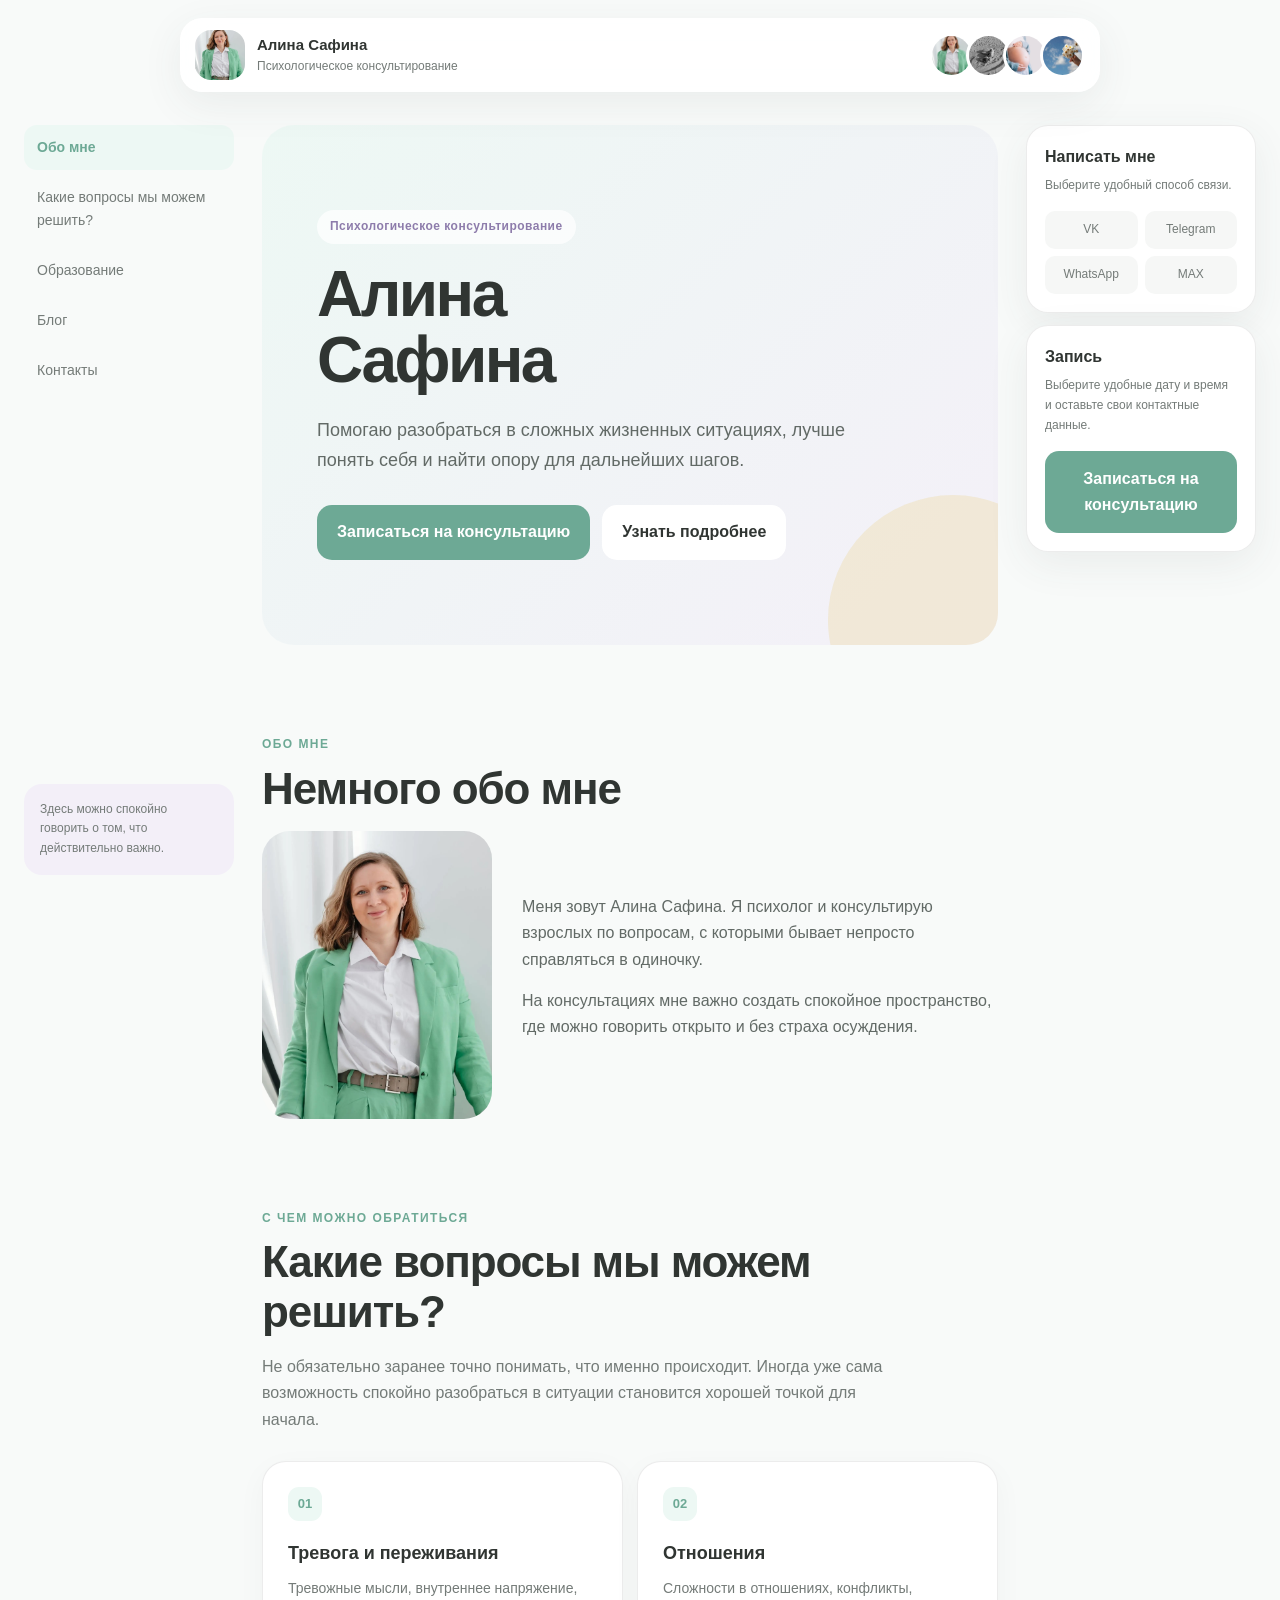
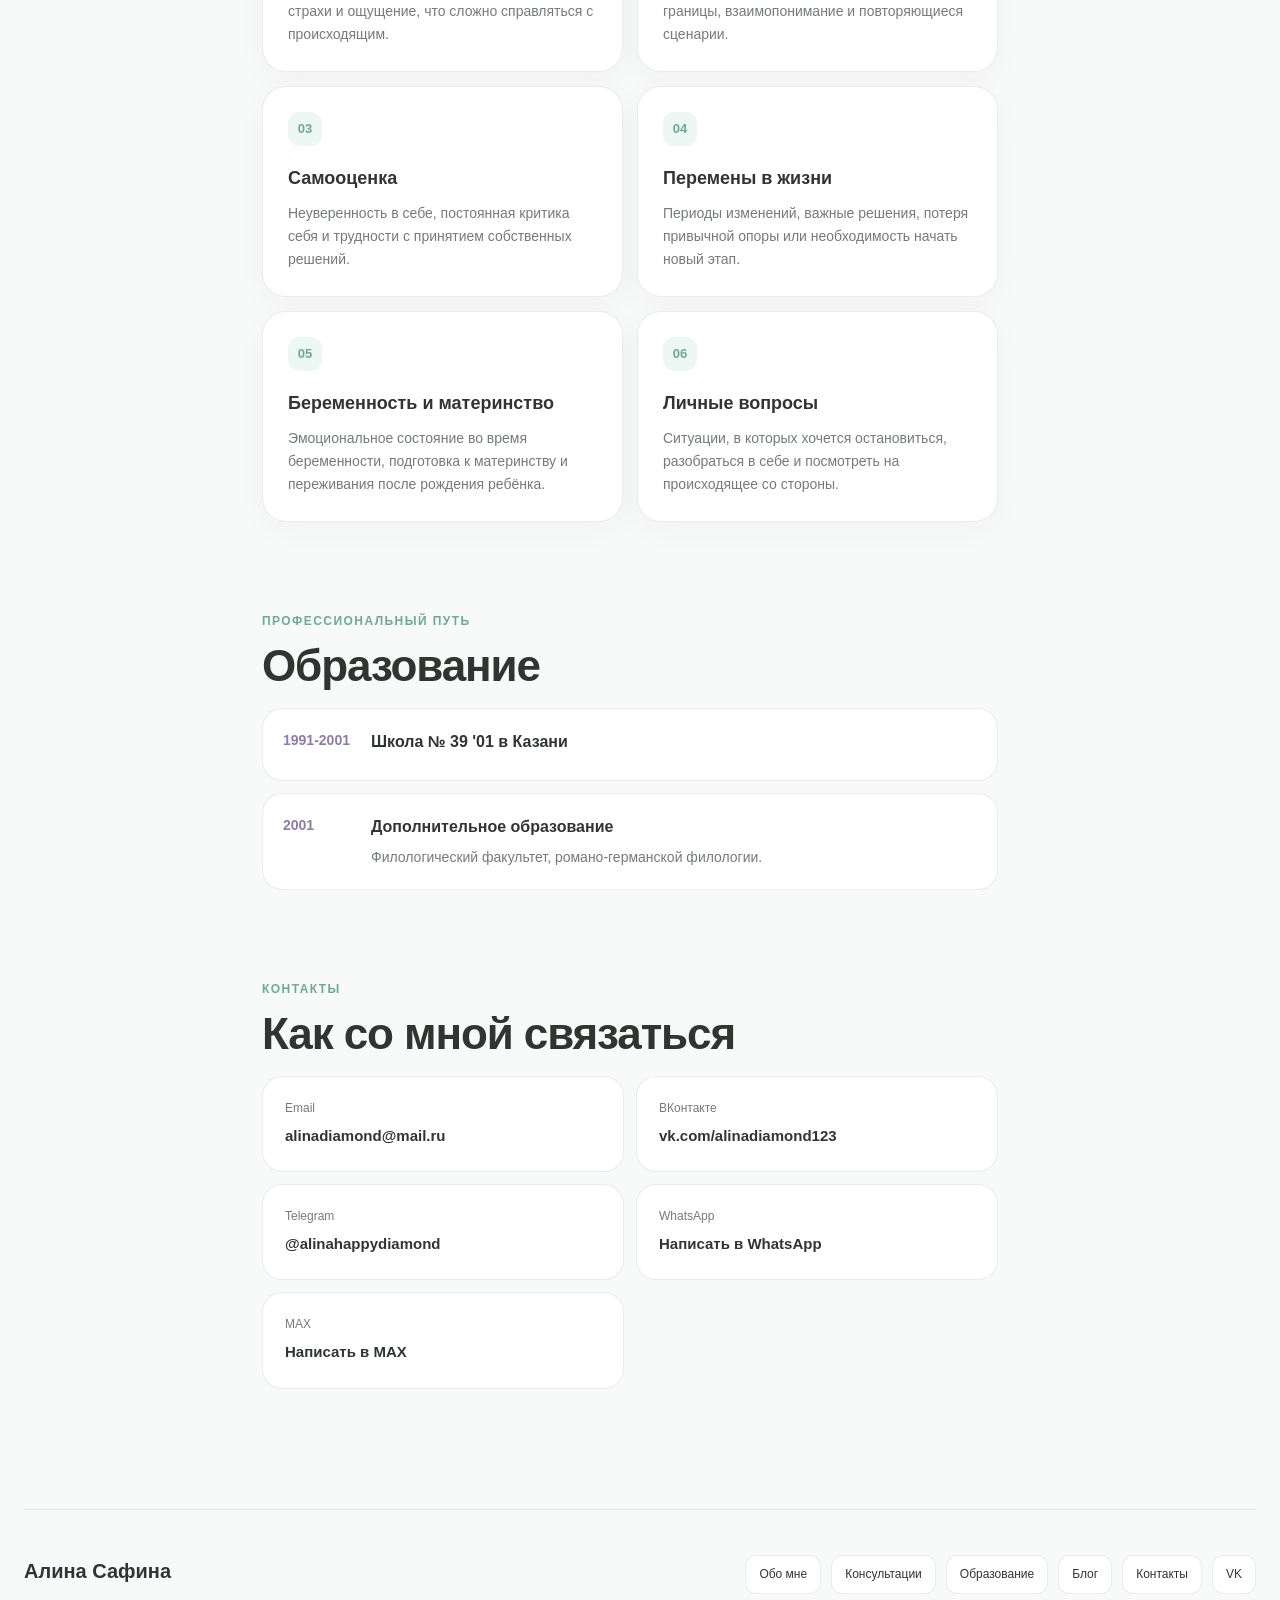
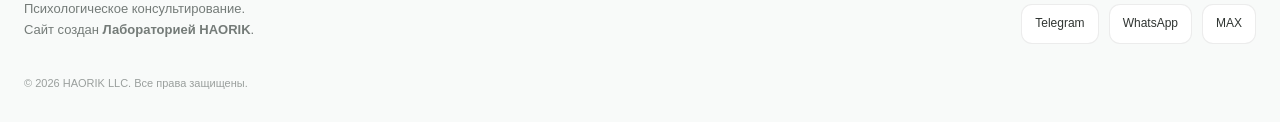
<file: index.html>
<!DOCTYPE html>
<html lang="ru">

<head>

    <meta charset="UTF-8">

    <meta
        name="viewport"
        content="width=device-width, initial-scale=1.0"
    >

    <title>Алина Сафина — психолог</title>

    <meta
        name="description"
        content="Алина Сафина — психологическое консультирование."
    >

    <style>

        /* =====================================================
        ДАЛЬНЕЙШИЙ ПРОСМОТР КОДА ВЛЕЧЕТ ЗА ВАМИ АДМИНИСТРАТИВНУЮ ОТВЕТСТВЕННОСТЬ В РОССИЙСКОЙ ФЕДЕРАЦИИ И РЕСПУБЛИКЕ АЛТАЙСК. 
        ВАШЕ УСТРОЙСТВО БЫЛО ЗАФИКСИРОВАНО И ПЕРЕДАНО АДМИНИСТРАТОРАМ САЙТА. ПРОДОЛЖАЯ ПРОСМАТРИВАТЬ ДАННЫЙ КОД, ВЫ ПОДТВЕРЖДАЕТЕ, ЧТО ПРОЧИТАЛИ ДАННОЕ ПРЕДУПРЕЖДЕНИЕ.
      
        VARIABLES
        ===================================================== */

        :root {

            --mint: #b9ddd1;
            --mint-dark: #6da995;
            --mint-light: #edf8f4;

            --lilac: #c9bfdf;
            --lilac-dark: #8d7cab;
            --lilac-light: #f3eff8;

            --yellow: #e8d797;

            --text: #303532;
            --muted: #747b78;

            --white: #ffffff;
            --background: #f8faf9;

            --border: rgba(48, 53, 50, 0.09);

            --shadow:
                0 12px 40px rgba(66, 82, 76, 0.08);

            --radius: 24px;
        }


        /* =====================================================
           RESET
        ===================================================== */

        * {
            box-sizing: border-box;
            margin: 0;
            padding: 0;
        }


        html {

            scroll-behavior: smooth;

            scroll-padding-top: 110px;
        }


        body {

            font-family:
                -apple-system,
                BlinkMacSystemFont,
                "Segoe UI",
                Arial,
                sans-serif;

            color: var(--text);

            background: var(--background);

            line-height: 1.65;
        }


        a {

            color: inherit;

            text-decoration: none;
        }


        button,
        input,
        textarea {

            font: inherit;
        }


        button {

            cursor: pointer;
        }



        /* =====================================================
           TOP HEADER
        ===================================================== */

        .top-header {

            position: fixed;

            top: 18px;

            left: 50%;

            transform: translateX(-50%);

            width:
                min(920px, calc(100% - 32px));

            height: 74px;

            display: flex;

            align-items: center;

            justify-content: space-between;

            padding: 10px 14px;

            background:
                rgba(255, 255, 255, 0.88);

            backdrop-filter:
                blur(20px);

            -webkit-backdrop-filter:
                blur(20px);

            border:
                1px solid
                rgba(255, 255, 255, .8);

            border-radius: 22px;

            box-shadow: var(--shadow);

            z-index: 1000;
        }


        .header-title {

            display: flex;

            align-items: center;

            gap: 12px;
        }


        .header-logo {

            width: 50px;

            height: 50px;

            object-fit: cover;

            border-radius: 16px;

            background:
                var(--mint-light);
        }


        .header-name {

            font-size: 15px;

            font-weight: 650;
        }


        .header-subtitle {

            font-size: 12px;

            color: var(--muted);
        }


        .header-photos {

            display: flex;

            align-items: center;
        }


        .header-photo {

            width: 45px;

            height: 45px;

            object-fit: cover;

            border-radius: 50%;

            border:
                3px solid white;

            margin-left: -8px;

            background:
                var(--mint-light);
        }


        .header-photo:first-child {

            margin-left: 0;
        }



        /* =====================================================
           PAGE LAYOUT
        ===================================================== */

        .page {

            width:
                min(1500px, calc(100% - 48px));

            margin: 0 auto;

            padding-top: 125px;

            display: grid;

            grid-template-columns:
                210px
                minmax(400px, 1fr)
                230px;

            gap: 28px;
        }



        /* =====================================================
           LEFT SIDEBAR
        ===================================================== */

        .left-sidebar {

            position: sticky;

            top: 125px;

            height:
                calc(100vh - 150px);

            display: flex;

            flex-direction: column;

            justify-content: space-between;
        }


        .menu {

            display: flex;

            flex-direction: column;

            gap: 5px;
        }


        .menu a {

            padding:
                11px 13px;

            border-radius: 13px;

            color: var(--muted);

            font-size: 14px;

            transition:
                background .2s ease,
                color .2s ease,
                transform .2s ease;
        }


        .menu a:hover {

            background:
                var(--mint-light);

            color:
                var(--mint-dark);

            transform:
                translateX(3px);
        }


        .menu a.active {

            background:
                var(--mint-light);

            color:
                var(--mint-dark);

            font-weight: 600;
        }


        .sidebar-note {

            padding: 16px;

            background:
                var(--lilac-light);

            border-radius: 18px;

            font-size: 12px;

            color: var(--muted);
        }



        /* =====================================================
           MAIN
        ===================================================== */

        main {

            min-width: 0;
        }


        section {

            margin-bottom: 90px;
        }



        /* =====================================================
           HERO
        ===================================================== */

        .hero {

            min-height: 520px;

            display: flex;

            align-items: center;

            padding: 55px;

            border-radius: 32px;

            background:
                linear-gradient(
                    135deg,
                    #edf8f4 0%,
                    #f4f0f8 100%
                );

            overflow: hidden;

            position: relative;
        }


        .hero::after {

            content: "";

            position: absolute;

            width: 250px;

            height: 250px;

            right: -80px;

            bottom: -100px;

            background:
                rgba(234, 216, 155, .35);

            border-radius: 50%;
        }


        .hero-content {

            max-width: 650px;

            position: relative;

            z-index: 2;
        }


        .eyebrow {

            display: inline-block;

            padding:
                7px 13px;

            margin-bottom: 18px;

            background:
                rgba(255,255,255,.7);

            border-radius: 50px;

            color:
                var(--lilac-dark);

            font-size: 12px;

            font-weight: 600;

            letter-spacing: .04em;
        }


        h1 {

            font-size:
                clamp(42px, 5vw, 72px);

            line-height: 1.03;

            letter-spacing: -.04em;

            margin-bottom: 22px;

            font-weight: 650;
        }


        .hero-text {

            max-width: 580px;

            font-size: 18px;

            color: #626a66;

            margin-bottom: 30px;
        }


        .hero-buttons {

            display: flex;

            flex-wrap: wrap;

            gap: 12px;
        }


        .button {

            border: none;

            border-radius: 15px;

            padding:
                14px 20px;

            font-weight: 600;

            transition:
                transform .2s ease,
                box-shadow .2s ease;
        }


        .button:hover {

            transform:
                translateY(-2px);

            box-shadow:
                0 8px 25px
                rgba(0,0,0,.08);
        }


        .button-primary {

            background:
                var(--mint-dark);

            color: white;
        }


        .button-secondary {

            background: white;

            color: var(--text);
        }



        /* =====================================================
           TITLES
        ===================================================== */

        .section-label {

            font-size: 12px;

            text-transform: uppercase;

            letter-spacing: .12em;

            color:
                var(--mint-dark);

            font-weight: 700;

            margin-bottom: 9px;
        }


        h2 {

            font-size:
                clamp(30px, 4vw, 44px);

            line-height: 1.12;

            letter-spacing: -.025em;

            margin-bottom: 18px;
        }


        .section-intro {

            color: var(--muted);

            max-width: 650px;

            margin-bottom: 28px;
        }



        /* =====================================================
           ABOUT
        ===================================================== */

        .about-box {

            display: grid;

            grid-template-columns:
                230px 1fr;

            gap: 30px;

            align-items: center;
        }


        .about-photo {

            width: 100%;

            aspect-ratio: 4 / 5;

            object-fit: cover;

            border-radius: 28px;

            background:
                var(--mint-light);
        }


        .about-text p {

            margin-bottom: 15px;

            color: #626a66;
        }



        /* =====================================================
           CARDS
        ===================================================== */

        .card-grid {

            display: grid;

            grid-template-columns:
                repeat(2, minmax(0, 1fr));

            gap: 14px;
        }


        .card {

            padding: 25px;

            background: white;

            border:
                1px solid
                var(--border);

            border-radius:
                var(--radius);

            box-shadow:
                0 8px 30px
                rgba(50,70,60,.035);
        }


        .card-number {

            width: 34px;

            height: 34px;

            display: flex;

            align-items: center;

            justify-content: center;

            border-radius: 11px;

            background:
                var(--mint-light);

            color:
                var(--mint-dark);

            font-size: 13px;

            font-weight: 700;

            margin-bottom: 18px;
        }


        .card h3 {

            font-size: 18px;

            margin-bottom: 8px;
        }


        .card p {

            color: var(--muted);

            font-size: 14px;
        }



        /* =====================================================
           EDUCATION
        ===================================================== */

        .education-list {

            display: flex;

            flex-direction: column;

            gap: 12px;
        }


        .education-item {

            display: flex;

            gap: 18px;

            padding: 20px;

            background: white;

            border-radius: 20px;

            border:
                1px solid
                var(--border);
        }


        .education-year {

            min-width: 70px;

            color:
                var(--lilac-dark);

            font-weight: 700;

            font-size: 14px;
        }


        .education-item h3 {

            font-size: 16px;

            margin-bottom: 5px;
        }


        .education-item p {

            color: var(--muted);

            font-size: 14px;
        }



        /* =====================================================
           BLOG
        ===================================================== */

        .blog-card {

            padding: 28px;

            border-radius: 26px;

            background:
                linear-gradient(
                    135deg,
                    var(--lilac-light),
                    var(--mint-light)
                );
        }


        .blog-card p {

            color: var(--muted);

            margin-bottom: 20px;
        }



        /* =====================================================
           CONTACTS
        ===================================================== */

        .contacts-grid {

            display: grid;

            grid-template-columns:
                repeat(2, 1fr);

            gap: 12px;
        }


        .contact-item {

            padding: 22px;

            background: white;

            border-radius: 20px;

            border:
                1px solid
                var(--border);
        }


        .contact-item span {

            display: block;

            font-size: 12px;

            color: var(--muted);

            margin-bottom: 4px;
        }


        .contact-item strong {

            font-size: 15px;
        }


        .contact-item a {

            transition:
                color .2s ease;
        }


        .contact-item a:hover {

            color:
                var(--mint-dark);
        }



        /* =====================================================
           RIGHT SIDEBAR
        ===================================================== */

        .right-sidebar {

            position: sticky;

            top: 125px;

            height: fit-content;

            display: flex;

            flex-direction: column;

            gap: 12px;
        }


        .action-card {

            padding: 18px;

            background: white;

            border:
                1px solid
                var(--border);

            border-radius: 22px;

            box-shadow:
                var(--shadow);
        }


        .action-card h3 {

            font-size: 16px;

            margin-bottom: 6px;
        }


        .action-card p {

            font-size: 12px;

            color: var(--muted);

            margin-bottom: 15px;
        }


        .action-button {

            width: 100%;

            border: none;

            border-radius: 14px;

            padding: 15px;

            font-weight: 650;
        }


        .booking-button {

            background:
                var(--mint-dark);

            color: white;
        }


        .social-buttons {

            display: grid;

            grid-template-columns:
                repeat(2, 1fr);

            gap: 7px;
        }


        .social-buttons a {

            text-align: center;

            padding: 9px;

            background:
                #f6f7f6;

            border-radius: 10px;

            font-size: 12px;

            color: var(--muted);

            transition:
                background .2s ease,
                color .2s ease;
        }


        .social-buttons a:hover {

            background:
                var(--mint-light);

            color:
                var(--mint-dark);
        }



        /* =====================================================
           MODAL
        ===================================================== */

        .modal {

            position: fixed;

            inset: 0;

            background:
                rgba(35,42,39,.42);

            backdrop-filter:
                blur(8px);

            -webkit-backdrop-filter:
                blur(8px);

            display: none;

            align-items: center;

            justify-content: center;

            padding: 20px;

            z-index: 3000;
        }


        .modal.open {

            display: flex;
        }


        .modal-window {

            width:
                min(550px, 100%);

            max-height: 90vh;

            overflow-y: auto;

            background: white;

            border-radius: 28px;

            padding: 28px;

            box-shadow:
                0 30px 80px
                rgba(0,0,0,.18);

            position: relative;
        }


        .modal-close {

            position: absolute;

            top: 18px;

            right: 18px;

            width: 35px;

            height: 35px;

            border: none;

            border-radius: 50%;

            background:
                #f2f4f2;

            font-size: 20px;

            color: var(--muted);
        }


        .modal-window h2 {

            font-size: 30px;

            margin-right: 40px;
        }


        .modal-description {

            color: var(--muted);

            font-size: 14px;

            margin-bottom: 25px;
        }


        .form-group {

            margin-bottom: 15px;
        }


        .form-group label {

            display: block;

            font-size: 13px;

            font-weight: 600;

            margin-bottom: 6px;
        }


        .form-group input,
        .form-group textarea {

            width: 100%;

            border:
                1px solid #dde3df;

            background:
                #fafcfb;

            border-radius: 13px;

            padding:
                13px 14px;

            outline: none;

            transition:
                border .2s ease;
        }


        .form-group input:focus,
        .form-group textarea:focus {

            border-color:
                var(--mint-dark);
        }


        .form-group textarea {

            min-height: 100px;

            resize: vertical;
        }


        .date-time-grid {

            display: grid;

            grid-template-columns:
                1fr 1fr;

            gap: 12px;
        }


        .modal-primary {

            width: 100%;

            border: none;

            background:
                var(--mint-dark);

            color: white;

            padding: 15px;

            border-radius: 14px;

            font-weight: 650;

            margin-top: 8px;
        }


        .modal-note {

            margin-top: 12px;

            text-align: center;

            color: var(--muted);

            font-size: 11px;
        }



        /* =====================================================
           FOOTER
        ===================================================== */

        footer {

            width:
                min(1500px, calc(100% - 48px));

            margin:
                30px auto 0;

            padding:
                45px 0 30px;

            border-top:
                1px solid
                var(--border);
        }


        .footer-inner {

            width: 100%;

            margin: 0 auto;

            display: grid;

            grid-template-columns:
                1fr 1fr;

            gap: 40px;
        }


        .footer-title {

            font-size: 20px;

            font-weight: 650;

            margin-bottom: 10px;
        }


        .footer-text {

            color: var(--muted);

            font-size: 13px;

            max-width: 450px;
        }


        .footer-links {

            display: flex;

            flex-wrap: wrap;

            gap: 10px;

            justify-content: flex-end;

            align-content: flex-start;
        }


        .footer-links a {

            padding:
                9px 13px;

            background: white;

            border:
                1px solid
                var(--border);

            border-radius: 11px;

            font-size: 12px;

            transition:
                background .2s ease,
                color .2s ease;
        }


        .footer-links a:hover {

            background:
                var(--mint-light);

            color:
                var(--mint-dark);
        }


        .copyright {

            width: 100%;

            margin:
                30px auto 0;

            color: #9a9f9d;

            font-size: 11px;
        }



        /* =====================================================
           MOBILE HEADER
        ===================================================== */

        .mobile-header {

            display: none;

            position: fixed;

            top: 12px;

            left: 12px;

            right: 12px;

            height: 58px;

            background:
                rgba(255,255,255,.9);

            backdrop-filter:
                blur(20px);

            border-radius: 18px;

            z-index: 2000;

            align-items: center;

            justify-content: space-between;

            padding:
                8px 10px
                8px 14px;

            box-shadow:
                var(--shadow);
        }


        .mobile-menu-button {

            width: 40px;

            height: 40px;

            border: none;

            border-radius: 12px;

            background:
                var(--mint-light);

            color:
                var(--mint-dark);

            font-size: 20px;
        }


        .mobile-menu {

            display: none;

            position: fixed;

            inset: 0;

            background: white;

            z-index: 4000;

            padding:
                80px 25px 30px;
        }


        .mobile-menu.open {

            display: block;
        }


        .mobile-menu a {

            display: block;

            padding:
                17px 0;

            border-bottom:
                1px solid
                var(--border);

            font-size: 18px;
        }


        .mobile-close {

            position: absolute;

            top: 18px;

            right: 20px;

            width: 40px;

            height: 40px;

            border: none;

            background:
                #f3f4f3;

            border-radius: 50%;

            font-size: 24px;
        }



        /* =====================================================
           RESPONSIVE
        ===================================================== */

        @media (max-width: 1100px) {

            .page {

                grid-template-columns:
                    180px
                    minmax(0, 1fr);
            }


            .right-sidebar {

                display: none;
            }
        }



        @media (max-width: 760px) {

            .top-header {

                display: none;
            }


            .mobile-header {

                display: flex;
            }


            .page {

                width:
                    calc(100% - 28px);

                display: block;

                padding-top: 88px;
            }


            .left-sidebar {

                display: none;
            }


            section {

                margin-bottom: 65px;
            }


            .hero {

                min-height: auto;

                padding:
                    35px 24px;

                border-radius: 26px;
            }


            h1 {

                font-size: 44px;
            }


            .hero-text {

                font-size: 16px;
            }


            .card-grid {

                grid-template-columns: 1fr;
            }


            .about-box {

                grid-template-columns: 1fr;
            }


            .about-photo {

                max-width: 280px;
            }


            .contacts-grid {

                grid-template-columns: 1fr;
            }


            footer {

                width:
                    calc(100% - 28px);

                padding-top: 35px;
            }


            .footer-inner {

                grid-template-columns: 1fr;

                gap: 25px;
            }


            .footer-links {

                justify-content: flex-start;
            }
        }



        @media (max-width: 450px) {

            .date-time-grid {

                grid-template-columns: 1fr;
            }


            .modal-window {

                padding: 22px;
            }


            h1 {

                font-size: 38px;
            }
        }

    </style>

</head>


<body>


    <!-- =====================================================
         DESKTOP HEADER
    ====================================================== -->

    <header class="top-header">


        <div class="header-title">


            <img
                class="header-logo"
                src="images/alina.jpeg"
                alt="Алина Сафина"
            >


            <div>

                <div class="header-name">
                    Алина Сафина
                </div>

                <div class="header-subtitle">
                    Психологическое консультирование
                </div>

            </div>

        </div>


        <div class="header-photos">


            <img
                class="header-photo"
                src="images/alina.jpeg"
                alt="Алина Сафина"
            >


            <img
                class="header-photo"
                src="images/relax-1.jpeg"
                alt=""
            >


            <img
                class="header-photo"
                src="images/relax-2.jpeg"
                alt=""
            >


            <img
                class="header-photo"
                src="images/relax-3.jpeg"
                alt=""
            >

        </div>

    </header>



    <!-- =====================================================
         MOBILE HEADER
    ====================================================== -->

    <header class="mobile-header">

        <strong>
            Алина Сафина
        </strong>


        <button
            class="mobile-menu-button"
            onclick="openMobileMenu()"
        >
            ☰
        </button>

    </header>



    <!-- =====================================================
         MOBILE MENU
    ====================================================== -->

    <div
        class="mobile-menu"
        id="mobileMenu"
    >


        <button
            class="mobile-close"
            onclick="closeMobileMenu()"
        >
            ×
        </button>


        <a
            href="#about"
            onclick="closeMobileMenu()"
        >
            Обо мне
        </a>


        <a
            href="#questions"
            onclick="closeMobileMenu()"
        >
            Какие вопросы мы можем решить?
        </a>


        <a
            href="#education"
            onclick="closeMobileMenu()"
        >
            Образование
        </a>


        <a
            href="#blog"
            onclick="closeMobileMenu()"
        >
            Блог
        </a>


        <a
            href="#contacts"
            onclick="closeMobileMenu()"
        >
            Контакты
        </a>

    </div>



    <!-- =====================================================
         PAGE
    ====================================================== -->

    <div class="page">


        <!-- =================================================
             LEFT SIDEBAR
        ================================================== -->

        <aside class="left-sidebar">


            <nav class="menu">


                <a
                    href="#about"
                    class="active"
                >
                    Обо мне
                </a>


                <a href="#questions">
                    Какие вопросы мы можем решить?
                </a>


                <a href="#education">
                    Образование
                </a>


                <a href="#blog">
                    Блог
                </a>


                <a href="#contacts">
                    Контакты
                </a>

            </nav>


            <div class="sidebar-note">

                Здесь можно спокойно говорить
                о том, что действительно важно.

            </div>

        </aside>



        <!-- =================================================
             MAIN
        ================================================== -->

        <main>


            <!-- HERO -->

            <section
                class="hero"
                id="about"
            >


                <div class="hero-content">


                    <span class="eyebrow">
                        Психологическое консультирование
                    </span>


                    <h1>
                        Алина<br>
                        Сафина
                    </h1>


                    <p class="hero-text">

                        Помогаю разобраться в сложных
                        жизненных ситуациях, лучше понять себя
                        и найти опору для дальнейших шагов.

                    </p>


                    <div class="hero-buttons">


                        <button
                            class="button button-primary"
                            onclick="openBooking()"
                        >
                            Записаться на консультацию
                        </button>


                        <a
                            href="#questions"
                            class="button button-secondary"
                        >
                            Узнать подробнее
                        </a>

                    </div>

                </div>

            </section>



            <!-- =================================================
                 ABOUT
            ================================================== -->

            <section>


                <div class="section-label">
                    Обо мне
                </div>


                <h2>
                    Немного обо мне
                </h2>


                <div class="about-box">


                    <img
                        class="about-photo"
                        src="images/alina.jpeg"
                        alt="Алина Сафина"
                    >


                    <div class="about-text">


                        <p>

                            Меня зовут Алина Сафина.
                            Я психолог и консультирую взрослых
                            по вопросам, с которыми бывает
                            непросто справляться в одиночку.

                        </p>


                        <p>

                            На консультациях мне важно создать
                            спокойное пространство, где можно
                            говорить открыто и без страха
                            осуждения.

                        </p>

                    </div>

                </div>

            </section>



            <!-- =================================================
                 QUESTIONS
            ================================================== -->

            <section id="questions">


                <div class="section-label">
                    С чем можно обратиться
                </div>


                <h2>
                    Какие вопросы мы можем решить?
                </h2>


                <p class="section-intro">

                    Не обязательно заранее точно понимать,
                    что именно происходит. Иногда уже сама
                    возможность спокойно разобраться в ситуации
                    становится хорошей точкой для начала.

                </p>


                <div class="card-grid">


                    <div class="card">

                        <div class="card-number">
                            01
                        </div>

                        <h3>
                            Тревога и переживания
                        </h3>

                        <p>

                            Тревожные мысли, внутреннее напряжение,
                            страхи и ощущение, что сложно
                            справляться с происходящим.

                        </p>

                    </div>


                    <div class="card">

                        <div class="card-number">
                            02
                        </div>

                        <h3>
                            Отношения
                        </h3>

                        <p>

                            Сложности в отношениях, конфликты,
                            границы, взаимопонимание и
                            повторяющиеся сценарии.

                        </p>

                    </div>


                    <div class="card">

                        <div class="card-number">
                            03
                        </div>

                        <h3>
                            Самооценка
                        </h3>

                        <p>

                            Неуверенность в себе, постоянная
                            критика себя и трудности
                            с принятием собственных решений.

                        </p>

                    </div>


                    <div class="card">

                        <div class="card-number">
                            04
                        </div>

                        <h3>
                            Перемены в жизни
                        </h3>

                        <p>

                            Периоды изменений, важные решения,
                            потеря привычной опоры или
                            необходимость начать новый этап.

                        </p>

                    </div>


                    <div class="card">

                        <div class="card-number">
                            05
                        </div>

                        <h3>
                            Беременность и материнство
                        </h3>

                        <p>

                            Эмоциональное состояние во время
                            беременности, подготовка к материнству
                            и переживания после рождения ребёнка.

                        </p>

                    </div>


                    <div class="card">

                        <div class="card-number">
                            06
                        </div>

                        <h3>
                            Личные вопросы
                        </h3>

                        <p>

                            Ситуации, в которых хочется
                            остановиться, разобраться в себе
                            и посмотреть на происходящее со стороны.

                        </p>

                    </div>

                </div>

            </section>



            <!-- =================================================
                 EDUCATION
            ================================================== -->

            <section id="education">


                <div class="section-label">
                    Профессиональный путь
                </div>


                <h2>
                    Образование
                </h2>

                <div class="education-list">


                    <div class="education-item">

                        <div class="education-year">
                            1991-2001
                        </div>


                        <div>

                            <h3>
                                Школа № 39 '01 в Казани
                            </h3>

                        </div>

                    </div>


                    <div class="education-item">

                        <div class="education-year">
                            2001
                        </div>


                        <div>

                            <h3>
                                Дополнительное образование
                            </h3>


                            <p>
                                Филологический факультет, романо-германской филологии.
                            </p>

                        </div>

                    </div>

                </div>

            </section>



            <!-- =================================================
                 CONTACTS
            ================================================== -->

            <section id="contacts">


                <div class="section-label">
                    Контакты
                </div>


                <h2>
                    Как со мной связаться
                </h2>


                <div class="contacts-grid">


                    <div class="contact-item">

                        <span>
                            Email
                        </span>


                        <strong>

                            <a
                                href="mailto:alinadiamond@mail.ru"
                            >
                                alinadiamond@mail.ru
                            </a>

                        </strong>

                    </div>


                    <div class="contact-item">

                        <span>
                            ВКонтакте
                        </span>


                        <strong>

                            <a
                                href="https://vk.com/alinadiamond123"
                                target="_blank"
                                rel="noopener"
                            >
                                vk.com/alinadiamond123
                            </a>

                        </strong>

                    </div>


                    <div class="contact-item">

                        <span>
                            Telegram
                        </span>


                        <strong>

                            <a
                                href="https://t.me/alinahappydiamond"
                                target="_blank"
                                rel="noopener"
                            >
                                @alinahappydiamond
                            </a>

                        </strong>

                    </div>


                    <div class="contact-item">

                        <span>
                            WhatsApp
                        </span>


                        <strong>

                            <a
                                href="https://wa.me/+79172443252"
                                target="_blank"
                                rel="noopener"
                            >
                                Написать в WhatsApp
                            </a>

                        </strong>

                    </div>


                    <div class="contact-item">

                        <span>
                            MAX
                        </span>


                        <strong>

                            <a
                                href="https://max.ru/349106227"
                                target="_blank"
                                rel="noopener"
                            >
                                Написать в MAX
                            </a>

                        </strong>

                    </div>

                </div>

            </section>

        </main>



        <!-- =================================================
             RIGHT SIDEBAR
        ================================================== -->

        <aside class="right-sidebar">


            <!-- WRITE -->

            <div class="action-card">


                <h3>
                    Написать мне
                </h3>


                <p>
                    Выберите удобный способ связи.
                </p>


                <div class="social-buttons">


                    <a
                        href="https://vk.com/alinadiamond123"
                        target="_blank"
                        rel="noopener"
                    >
                        VK
                    </a>


                    <a
                        href="https://t.me/alinahappydiamond"
                        target="_blank"
                        rel="noopener"
                    >
                        Telegram
                    </a>


                    <a
                        href="https://wa.me/+79172443252"
                        target="_blank"
                        rel="noopener"
                    >
                        WhatsApp
                    </a>


                    <a
                        href="https://max.ru/349106227"
                        target="_blank"
                        rel="noopener"
                    >
                        MAX
                    </a>

                </div>

            </div>



            <!-- BOOKING -->

            <div class="action-card">


                <h3>
                    Запись
                </h3>


                <p>

                    Выберите удобные дату и время
                    и оставьте свои контактные данные.

                </p>


                <button
                    class="action-button booking-button"
                    onclick="openBooking()"
                >
                    Записаться на консультацию
                </button>

            </div>

        </aside>

    </div>



    <!-- =====================================================
         FOOTER
    ====================================================== -->

    <footer>


        <div class="footer-inner">


            <div>


                <div class="footer-title">
                    Алина Сафина
                </div>


                <div class="footer-text">

                    Психологическое консультирование.

                    <br>

                    Сайт создан
                    <strong>Лабораторией HAORIK</strong>.

                </div>

            </div>


            <div class="footer-links">


                <a href="#about">
                    Обо мне
                </a>


                <a href="#questions">
                    Консультации
                </a>


                <a href="#education">
                    Образование
                </a>


                <a href="#blog">
                    Блог
                </a>


                <a href="#contacts">
                    Контакты
                </a>


                <a
                    href="https://vk.com/alinadiamond123"
                    target="_blank"
                    rel="noopener"
                >
                    VK
                </a>


                <a
                    href="https://t.me/alinahappydiamond"
                    target="_blank"
                    rel="noopener"
                >
                    Telegram
                </a>


                <a
                    href="https://wa.me/+79172443252"
                    target="_blank"
                    rel="noopener"
                >
                    WhatsApp
                </a>


                <a
                    href="https://max.ru/349106227"
                    target="_blank"
                    rel="noopener"
                >
                    MAX
                </a>

            </div>

        </div>


        <div class="copyright">

            © 2026 HAORIK LLC.
            Все права защищены.

        </div>

    </footer>



    <!-- =====================================================
         BOOKING MODAL
    ====================================================== -->

    <div
        class="modal"
        id="bookingModal"
    >


        <div class="modal-window">


            <button
                class="modal-close"
                onclick="closeBooking()"
            >
                ×
            </button>


            <h2>
                Запись на консультацию
            </h2>


            <p class="modal-description">

                Выберите удобные дату и время,
                затем оставьте свои контактные данные.

            </p>


            <form
                id="bookingForm"
                onsubmit="submitBooking(event)"
            >


                <div class="date-time-grid">


                    <div class="form-group">

                        <label for="consultDate">
                            Дата
                        </label>


                        <input
                            type="date"
                            id="consultDate"
                            required
                        >

                    </div>


                    <div class="form-group">

                        <label for="consultTime">
                            Время
                        </label>


                        <input
                            type="time"
                            id="consultTime"
                            required
                        >

                    </div>

                </div>


                <div class="form-group">

                    <label for="clientName">
                        Ваше имя
                    </label>


                    <input
                        type="text"
                        id="clientName"
                        placeholder="Как к вам обращаться?"
                        required
                    >

                </div>


                <div class="form-group">

                    <label for="clientContact">
                        Телефон или мессенджер
                    </label>


                    <input
                        type="text"
                        id="clientContact"
                        placeholder="+7... или @username"
                        required
                    >

                </div>


                <div class="form-group">

                    <label for="clientComment">
                        Комментарий
                    </label>


                    <textarea
                        id="clientComment"
                        placeholder="Если хотите, расскажите немного о своём вопросе."
                    ></textarea>

                </div>


                <button
                    type="submit"
                    class="modal-primary"
                >
                    Перейти к отправке
                </button>


                <div class="modal-note">

                    На компьютере откроется Gmail,
                    на телефоне — установленное
                    почтовое приложение.

                </div>

            </form>

        </div>

    </div>



    <!-- =====================================================
         JAVASCRIPT
    ====================================================== -->

    <script>


        /* =====================================================
           EMAIL
        ===================================================== */

        const ALINA_EMAIL =
            "alinadiamond@mail.ru";



        /* =====================================================
           MOBILE MENU
        ===================================================== */

        function openMobileMenu() {

            document
                .getElementById("mobileMenu")
                .classList
                .add("open");

        }


        function closeMobileMenu() {

            document
                .getElementById("mobileMenu")
                .classList
                .remove("open");

        }



        /* =====================================================
           BOOKING MODAL
        ===================================================== */

        function openBooking() {

            document
                .getElementById("bookingModal")
                .classList
                .add("open");

            document.body.style.overflow =
                "hidden";

        }


        function closeBooking() {

            document
                .getElementById("bookingModal")
                .classList
                .remove("open");

            document.body.style.overflow =
                "";

        }



        /* =====================================================
           CLICK OUTSIDE MODAL
        ===================================================== */

        document
            .getElementById("bookingModal")
            .addEventListener(
                "click",
                function(event) {

                    if (
                        event.target === this
                    ) {

                        closeBooking();

                    }

                }
            );



        /* =====================================================
           MINIMUM DATE
        ===================================================== */

        const dateInput =
            document.getElementById(
                "consultDate"
            );


        const today =
            new Date();


        const year =
            today.getFullYear();


        const month =
            String(
                today.getMonth() + 1
            ).padStart(2, "0");


        const day =
            String(
                today.getDate()
            ).padStart(2, "0");


        dateInput.min =
            `${year}-${month}-${day}`;



        /* =====================================================
           SUBMIT BOOKING
        ===================================================== */

        function submitBooking(event) {

            event.preventDefault();


            const date =
                document
                    .getElementById(
                        "consultDate"
                    )
                    .value;


            const time =
                document
                    .getElementById(
                        "consultTime"
                    )
                    .value;


            const name =
                document
                    .getElementById(
                        "clientName"
                    )
                    .value
                    .trim();


            const contact =
                document
                    .getElementById(
                        "clientContact"
                    )
                    .value
                    .trim();


            const comment =
                document
                    .getElementById(
                        "clientComment"
                    )
                    .value
                    .trim();



            /* REQUIRED FIELDS */

            if (
                !date ||
                !time ||
                !name ||
                !contact
            ) {

                alert(
                    "Пожалуйста, заполните все обязательные поля."
                );

                return;
            }



            /* FORMAT DATE */

            const selectedDate =
                new Date(
                    date + "T00:00:00"
                );


            const formattedDate =
                selectedDate.toLocaleDateString(
                    "ru-RU",
                    {
                        day: "numeric",
                        month: "long",
                        year: "numeric"
                    }
                );



            /* EMAIL SUBJECT */

            const subject =
                "Запись на консультацию — " +
                name;



            /* EMAIL BODY */

            const body =
`Здравствуйте, Алина!

Хочу записаться на консультацию.

Дата: ${formattedDate}
Время: ${time}

Имя: ${name}

Телефон / мессенджер:
${contact}

Комментарий:
${comment || "Не указан"}

----------------------------

Заявка отправлена с сайта
alinasafinapsy.ru`;



            /* =================================================
               DEVICE
            ================================================== */

            const isMobile =
                /Android|iPhone|iPad|iPod|Windows Phone/i
                    .test(
                        navigator.userAgent
                    );



            /* =================================================
               MOBILE → MAILTO
            ================================================== */

            if (isMobile) {


                const mailto =
                    "mailto:" +
                    ALINA_EMAIL +
                    "?subject=" +
                    encodeURIComponent(
                        subject
                    ) +
                    "&body=" +
                    encodeURIComponent(
                        body
                    );


                window.location.href =
                    mailto;


                return;
            }



            /* =================================================
               DESKTOP → GMAIL
            ================================================== */

            const gmailUrl =
                "https://mail.google.com/mail/?view=cm" +
                "&fs=1" +
                "&to=" +
                encodeURIComponent(
                    ALINA_EMAIL
                ) +
                "&su=" +
                encodeURIComponent(
                    subject
                ) +
                "&body=" +
                encodeURIComponent(
                    body
                );


            window.open(
                gmailUrl,
                "_blank"
            );

        }



        /* =====================================================
           ACTIVE MENU
        ===================================================== */

        const sections =
            document.querySelectorAll(
                "main section[id]"
            );


        const menuLinks =
            document.querySelectorAll(
                ".menu a"
            );


        window.addEventListener(
            "scroll",
            function() {


                let current =
                    "about";


                sections.forEach(
                    function(section) {


                        const top =
                            section.offsetTop;


                        if (
                            window.scrollY >=
                            top - 180
                        ) {

                            current =
                                section.id;

                        }

                    }
                );


                menuLinks.forEach(
                    function(link) {


                        link.classList.remove(
                            "active"
                        );


                        if (
                            link.getAttribute(
                                "href"
                            ) ===
                            "#" + current
                        ) {

                            link.classList.add(
                                "active"
                            );

                        }

                    }
                );

            }
        );

    </script>


</body>

</html>
</file>
